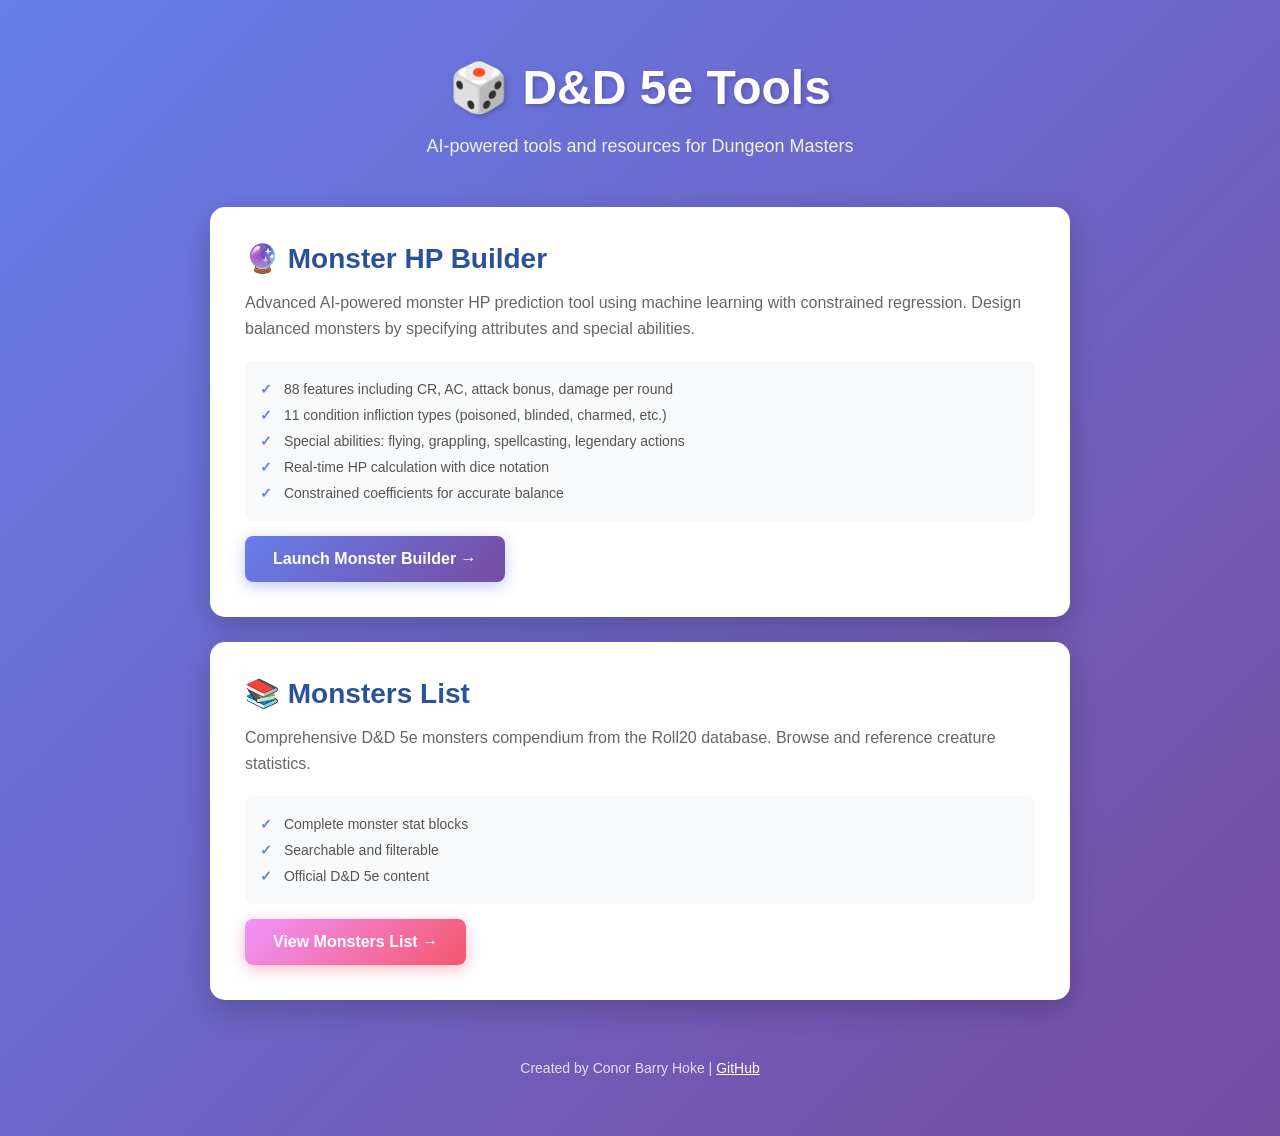
<file: index.html>
<!DOCTYPE html>
<html lang="en">
<head>
    <meta charset="UTF-8">
    <meta name="viewport" content="width=device-width, initial-scale=1.0">
    <title>D&D Tools by Conor Barry Hoke</title>
    <style>
        * {
            margin: 0;
            padding: 0;
            box-sizing: border-box;
        }

        body {
            font-family: -apple-system, BlinkMacSystemFont, 'Segoe UI', 'Roboto', sans-serif;
            background: linear-gradient(135deg, #667eea 0%, #764ba2 100%);
            min-height: 100vh;
            padding: 20px;
        }

        .container {
            max-width: 900px;
            margin: 0 auto;
            padding: 40px 20px;
        }

        h1 {
            text-align: center;
            color: white;
            font-size: 48px;
            margin-bottom: 20px;
            text-shadow: 2px 2px 4px rgba(0,0,0,0.2);
        }

        .subtitle {
            text-align: center;
            color: rgba(255,255,255,0.9);
            font-size: 18px;
            margin-bottom: 50px;
        }

        .card {
            background: white;
            border-radius: 15px;
            padding: 35px;
            margin: 25px 0;
            box-shadow: 0 10px 30px rgba(0,0,0,0.2);
            transition: transform 0.3s ease, box-shadow 0.3s ease;
        }

        .card:hover {
            transform: translateY(-5px);
            box-shadow: 0 15px 40px rgba(0,0,0,0.3);
        }

        .card h2 {
            color: #2a5298;
            font-size: 28px;
            margin-bottom: 15px;
        }

        .card p {
            color: #666;
            font-size: 16px;
            line-height: 1.6;
            margin-bottom: 20px;
        }

        .card .features {
            background: #f8f9fa;
            padding: 15px;
            border-radius: 8px;
            margin: 15px 0;
        }

        .card .features ul {
            list-style: none;
            padding-left: 0;
        }

        .card .features li {
            color: #555;
            padding: 5px 0;
            font-size: 14px;
        }

        .card .features li:before {
            content: "✓ ";
            color: #667eea;
            font-weight: bold;
            margin-right: 8px;
        }

        .btn {
            display: inline-block;
            padding: 14px 28px;
            background: linear-gradient(135deg, #667eea 0%, #764ba2 100%);
            color: white;
            text-decoration: none;
            border-radius: 8px;
            font-weight: 600;
            transition: all 0.3s ease;
            box-shadow: 0 4px 15px rgba(102, 126, 234, 0.4);
        }

        .btn:hover {
            transform: translateY(-2px);
            box-shadow: 0 6px 20px rgba(102, 126, 234, 0.6);
        }

        .btn-secondary {
            background: linear-gradient(135deg, #f093fb 0%, #f5576c 100%);
            box-shadow: 0 4px 15px rgba(245, 87, 108, 0.4);
        }

        .btn-secondary:hover {
            box-shadow: 0 6px 20px rgba(245, 87, 108, 0.6);
        }

        footer {
            text-align: center;
            color: rgba(255,255,255,0.8);
            margin-top: 60px;
            font-size: 14px;
        }

        footer a {
            color: white;
            text-decoration: underline;
        }
    </style>
</head>
<body>
    <div class="container">
        <h1>🎲 D&D 5e Tools</h1>
        <p class="subtitle">AI-powered tools and resources for Dungeon Masters</p>

        <div class="card">
            <h2>🔮 Monster HP Builder</h2>
            <p>Advanced AI-powered monster HP prediction tool using machine learning with constrained regression. Design balanced monsters by specifying attributes and special abilities.</p>

            <div class="features">
                <ul>
                    <li>88 features including CR, AC, attack bonus, damage per round</li>
                    <li>11 condition infliction types (poisoned, blinded, charmed, etc.)</li>
                    <li>Special abilities: flying, grappling, spellcasting, legendary actions</li>
                    <li>Real-time HP calculation with dice notation</li>
                    <li>Constrained coefficients for accurate balance</li>
                </ul>
            </div>

            <a href="monster-builder-app/" class="btn">Launch Monster Builder →</a>
        </div>

        <div class="card">
            <h2>📚 Monsters List</h2>
            <p>Comprehensive D&D 5e monsters compendium from the Roll20 database. Browse and reference creature statistics.</p>

            <div class="features">
                <ul>
                    <li>Complete monster stat blocks</li>
                    <li>Searchable and filterable</li>
                    <li>Official D&D 5e content</li>
                </ul>
            </div>

            <a href="monsters_list.html" class="btn btn-secondary">View Monsters List →</a>
        </div>

        <footer>
            <p>Created by Conor Barry Hoke | <a href="https://github.com/conorbarryhoke" target="_blank">GitHub</a></p>
        </footer>
    </div>
</body>
</html>
</file>
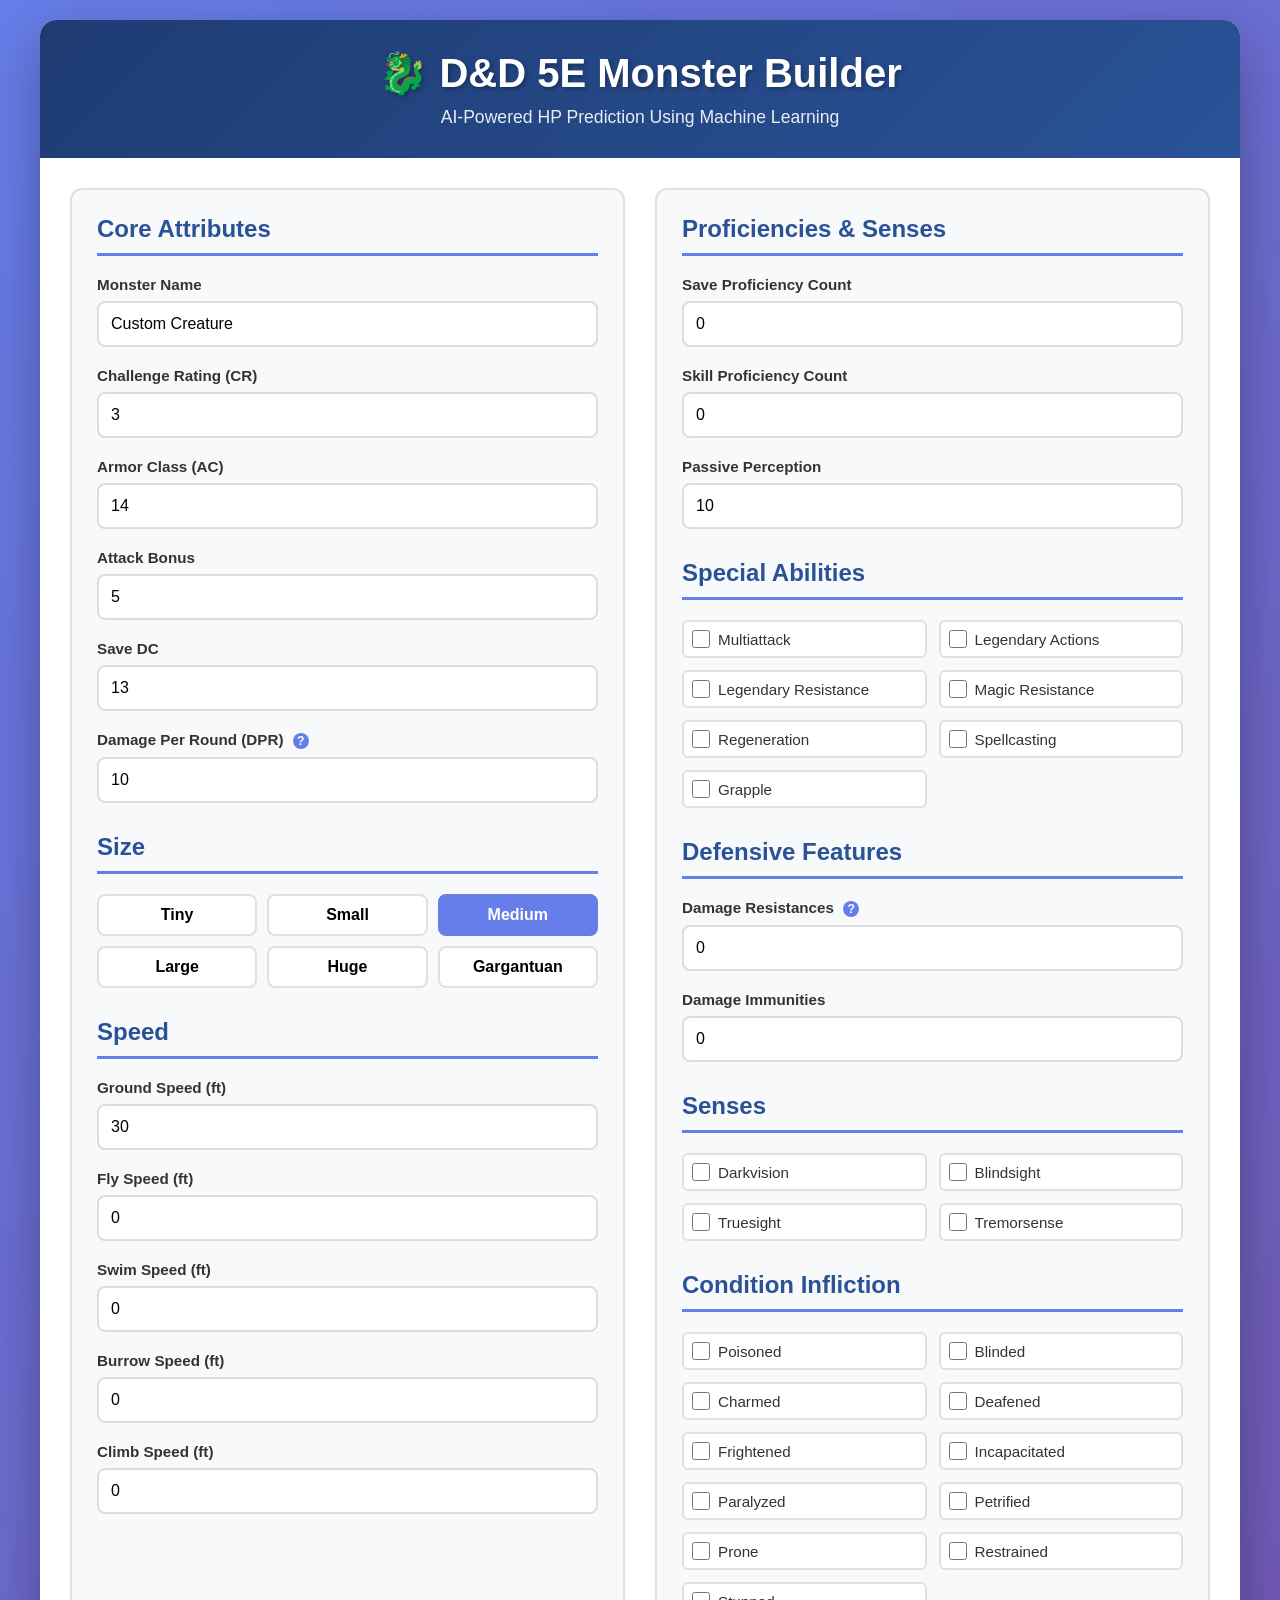
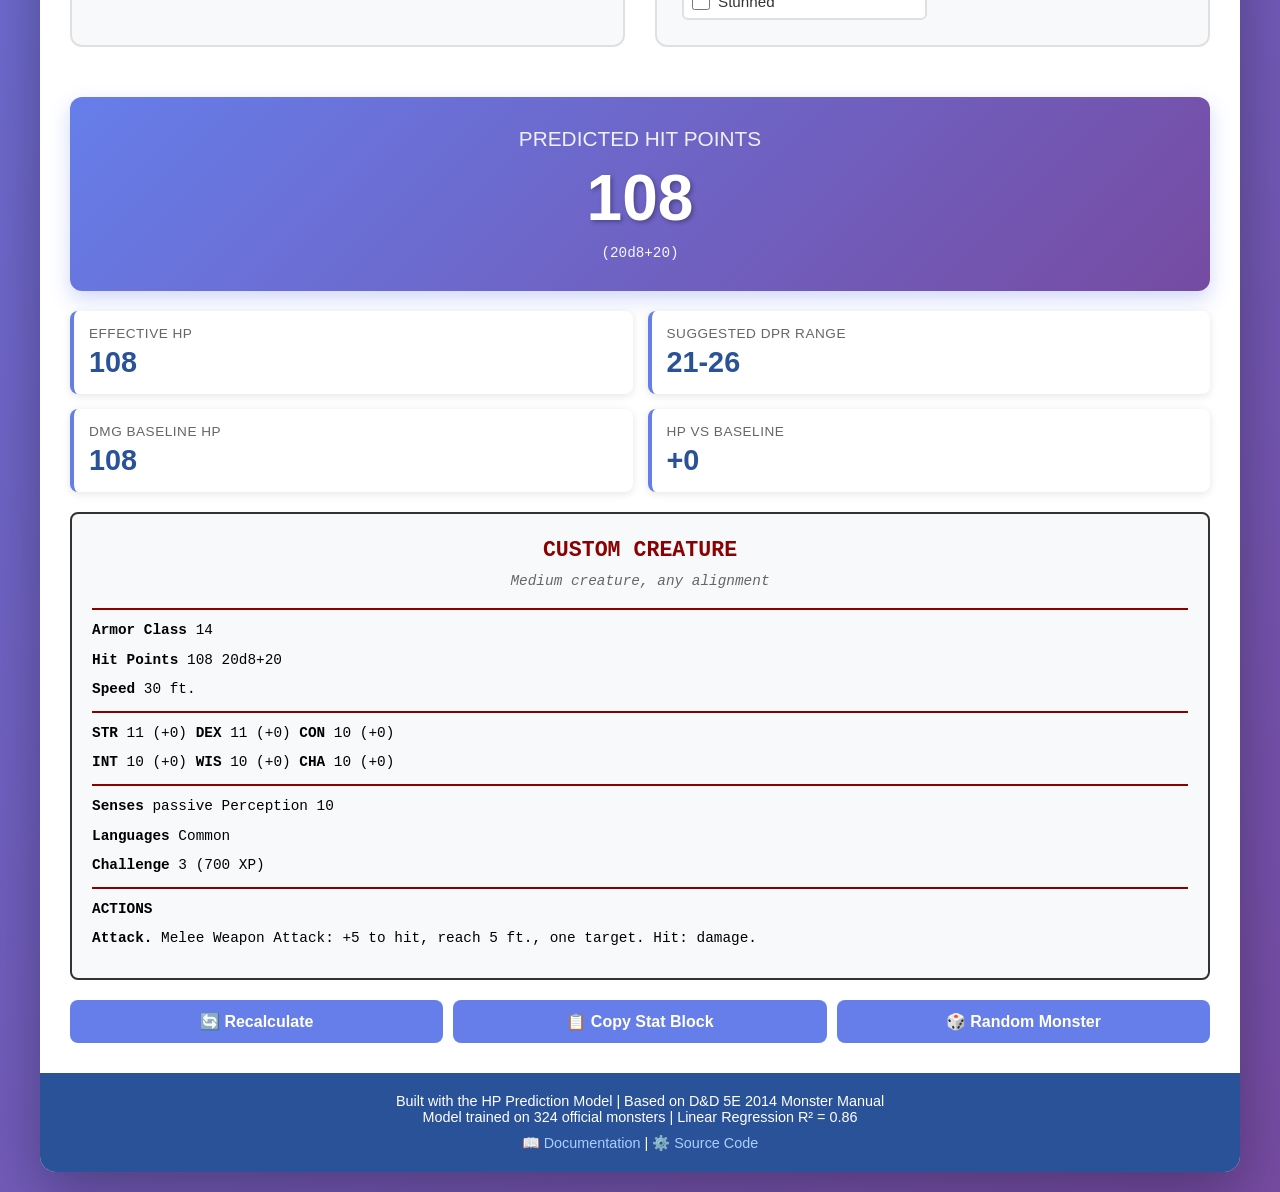
<file: monster-builder-app/index.html>
<!DOCTYPE html>
<html lang="en">
<head>
    <meta charset="UTF-8">
    <meta name="viewport" content="width=device-width, initial-scale=1.0">
    <title>D&D 5E Monster Builder</title>
    <link rel="stylesheet" href="styles.css">
</head>
<body>
    <div class="container">
        <header>
            <h1>🐉 D&D 5E Monster Builder</h1>
            <p>AI-Powered HP Prediction Using Machine Learning</p>
        </header>

        <div class="main-content">
            <!-- Left Panel: Input Controls -->
            <div class="panel">
                <h2>Core Attributes</h2>

                <div class="form-group">
                    <label for="monsterName">Monster Name</label>
                    <input type="text" id="monsterName" value="Custom Creature" placeholder="Enter monster name">
                </div>

                <div class="form-group">
                    <label for="cr">Challenge Rating (CR)</label>
                    <input type="number" id="cr" value="3" min="0" max="30" step="0.125">
                </div>

                <div class="form-group">
                    <label for="ac">Armor Class (AC)</label>
                    <input type="number" id="ac" value="14" min="1" max="25">
                </div>

                <div class="form-group">
                    <label for="attack">Attack Bonus</label>
                    <input type="number" id="attack" value="5" min="0" max="20">
                </div>

                <div class="form-group">
                    <label for="saveDC">Save DC</label>
                    <input type="number" id="saveDC" value="13" min="8" max="25">
                </div>

                <div class="form-group">
                    <label for="dpr">Damage Per Round (DPR) <span class="info-tooltip" title="Average damage output per round">?</span></label>
                    <input type="number" id="dpr" value="10" min="0" max="100">
                </div>

                <h2 style="margin-top: 30px;">Size</h2>
                <div class="size-selector">
                    <div class="size-btn" data-size="1">Tiny</div>
                    <div class="size-btn" data-size="2">Small</div>
                    <div class="size-btn active" data-size="3">Medium</div>
                    <div class="size-btn" data-size="4">Large</div>
                    <div class="size-btn" data-size="5">Huge</div>
                    <div class="size-btn" data-size="6">Gargantuan</div>
                </div>

                <h2 style="margin-top: 30px;">Speed</h2>
                <div class="form-group">
                    <label for="speed">Ground Speed (ft)</label>
                    <input type="number" id="speed" value="30" min="0" max="120" step="5">
                </div>
                <div class="form-group">
                    <label for="flySpeed">Fly Speed (ft)</label>
                    <input type="number" id="flySpeed" value="0" min="0" max="120" step="5">
                </div>
                <div class="form-group">
                    <label for="swimSpeed">Swim Speed (ft)</label>
                    <input type="number" id="swimSpeed" value="0" min="0" max="120" step="5">
                </div>
                <div class="form-group">
                    <label for="burrowSpeed">Burrow Speed (ft)</label>
                    <input type="number" id="burrowSpeed" value="0" min="0" max="120" step="5">
                </div>
                <div class="form-group">
                    <label for="climbSpeed">Climb Speed (ft)</label>
                    <input type="number" id="climbSpeed" value="0" min="0" max="120" step="5">
                </div>
            </div>

            <!-- Right Panel: Additional Features -->
            <div class="panel">
                <h2>Proficiencies & Senses</h2>

                <div class="form-group">
                    <label for="saveProficiency">Save Proficiency Count</label>
                    <input type="number" id="saveProficiency" value="0" min="0" max="6">
                </div>

                <div class="form-group">
                    <label for="skillProficiency">Skill Proficiency Count</label>
                    <input type="number" id="skillProficiency" value="0" min="0" max="18">
                </div>

                <div class="form-group">
                    <label for="passivePerception">Passive Perception</label>
                    <input type="number" id="passivePerception" value="10" min="1" max="30">
                </div>

                <h2 style="margin-top: 30px;">Special Abilities</h2>

                <div class="checkbox-group">
                    <div class="checkbox-item">
                        <input type="checkbox" id="multiattack">
                        <label for="multiattack">Multiattack</label>
                    </div>
                    <div class="checkbox-item">
                        <input type="checkbox" id="legendary">
                        <label for="legendary">Legendary Actions</label>
                    </div>
                    <div class="checkbox-item">
                        <input type="checkbox" id="legendaryRes">
                        <label for="legendaryRes">Legendary Resistance</label>
                    </div>
                    <div class="checkbox-item">
                        <input type="checkbox" id="magicRes">
                        <label for="magicRes">Magic Resistance</label>
                    </div>
                    <div class="checkbox-item">
                        <input type="checkbox" id="regeneration">
                        <label for="regeneration">Regeneration</label>
                    </div>
                    <div class="checkbox-item">
                        <input type="checkbox" id="spellcasting">
                        <label for="spellcasting">Spellcasting</label>
                    </div>
                    <div class="checkbox-item">
                        <input type="checkbox" id="grapple">
                        <label for="grapple">Grapple</label>
                    </div>
                </div>

                <div id="spellcasterOptions" style="display: none; margin-top: 20px;">
                    <h3 style="color: #2a5298; margin-bottom: 10px;">Spellcaster Level</h3>
                    <input type="number" id="spellcasterLevel" value="5" min="1" max="20" style="width: 100px;">

                    <h3 style="color: #2a5298; margin-top: 15px; margin-bottom: 10px;">Highest Spell Level</h3>
                    <select id="highestSpellLevel">
                        <option value="0">Cantrips Only</option>
                        <option value="1">1st Level</option>
                        <option value="2">2nd Level</option>
                        <option value="3" selected>3rd Level</option>
                        <option value="4">4th Level</option>
                        <option value="5">5th Level</option>
                        <option value="6">6th Level</option>
                        <option value="7">7th Level</option>
                        <option value="8">8th Level</option>
                        <option value="9">9th Level</option>
                    </select>
                </div>

                <h2 style="margin-top: 30px;">Defensive Features</h2>
                <div class="form-group">
                    <label for="resistances">Damage Resistances <span class="info-tooltip" title="Acts as survivability multiplier">?</span></label>
                    <input type="number" id="resistances" value="0" min="0" max="10">
                </div>

                <div class="form-group">
                    <label for="immunities">Damage Immunities</label>
                    <input type="number" id="immunities" value="0" min="0" max="10">
                </div>

                <h2 style="margin-top: 30px;">Senses</h2>
                <div class="checkbox-group">
                    <div class="checkbox-item">
                        <input type="checkbox" id="darkvision">
                        <label for="darkvision">Darkvision</label>
                    </div>
                    <div class="checkbox-item">
                        <input type="checkbox" id="blindsight">
                        <label for="blindsight">Blindsight</label>
                    </div>
                    <div class="checkbox-item">
                        <input type="checkbox" id="truesight">
                        <label for="truesight">Truesight</label>
                    </div>
                    <div class="checkbox-item">
                        <input type="checkbox" id="tremorsense">
                        <label for="tremorsense">Tremorsense</label>
                    </div>
                </div>

                <h2 style="margin-top: 30px;">Condition Infliction</h2>
                <div class="checkbox-group">
                    <div class="checkbox-item">
                        <input type="checkbox" id="inflictsPoisoned">
                        <label for="inflictsPoisoned">Poisoned</label>
                    </div>
                    <div class="checkbox-item">
                        <input type="checkbox" id="inflictsBlinded">
                        <label for="inflictsBlinded">Blinded</label>
                    </div>
                    <div class="checkbox-item">
                        <input type="checkbox" id="inflictsCharmed">
                        <label for="inflictsCharmed">Charmed</label>
                    </div>
                    <div class="checkbox-item">
                        <input type="checkbox" id="inflictsDeafened">
                        <label for="inflictsDeafened">Deafened</label>
                    </div>
                    <div class="checkbox-item">
                        <input type="checkbox" id="inflictsFrightened">
                        <label for="inflictsFrightened">Frightened</label>
                    </div>
                    <div class="checkbox-item">
                        <input type="checkbox" id="inflictsIncapacitated">
                        <label for="inflictsIncapacitated">Incapacitated</label>
                    </div>
                    <div class="checkbox-item">
                        <input type="checkbox" id="inflictsParalyzed">
                        <label for="inflictsParalyzed">Paralyzed</label>
                    </div>
                    <div class="checkbox-item">
                        <input type="checkbox" id="inflictsPetrified">
                        <label for="inflictsPetrified">Petrified</label>
                    </div>
                    <div class="checkbox-item">
                        <input type="checkbox" id="inflictsProne">
                        <label for="inflictsProne">Prone</label>
                    </div>
                    <div class="checkbox-item">
                        <input type="checkbox" id="inflictsRestrained">
                        <label for="inflictsRestrained">Restrained</label>
                    </div>
                    <div class="checkbox-item">
                        <input type="checkbox" id="inflictsStunned">
                        <label for="inflictsStunned">Stunned</label>
                    </div>
                </div>
            </div>
        </div>

        <!-- HP Result Display -->
        <div style="padding: 0 30px 30px 30px;">
            <div id="loadingIndicator" style="display: block; text-align: center; padding: 40px; background: linear-gradient(135deg, #667eea 0%, #764ba2 100%); border-radius: 10px; margin-bottom: 20px;">
                <div style="font-size: 20px; color: white; font-weight: bold;">⚙️ Loading Model...</div>
                <div style="font-size: 14px; color: rgba(255,255,255,0.8); margin-top: 10px;">Please wait while the HP prediction model loads</div>
            </div>

            <div class="hp-result">
                <div class="hp-label">PREDICTED HIT POINTS</div>
                <div class="hp-value" id="hpValue">52</div>
                <div class="hp-dice" id="hpDice">(8d8 + 16)</div>
            </div>

            <div class="stat-display">
                <div class="stat-card">
                    <div class="label">Effective HP</div>
                    <div class="value" id="effectiveHP">65</div>
                </div>
                <div class="stat-card">
                    <div class="label">Suggested DPR Range</div>
                    <div class="value" id="suggestedDPR">21-26</div>
                </div>
                <div class="stat-card">
                    <div class="label">DMG Baseline HP</div>
                    <div class="value" id="baselineHP">71</div>
                </div>
                <div class="stat-card">
                    <div class="label">HP vs Baseline</div>
                    <div class="value" id="hpDiff">-19</div>
                </div>
            </div>

            <div class="stat-block" id="statBlock">
                <!-- Generated stat block will appear here -->
            </div>

            <div class="button-group">
                <button onclick="calculateHP()">🔄 Recalculate</button>
                <button onclick="exportStatBlock()">📋 Copy Stat Block</button>
                <button onclick="randomMonster()">🎲 Random Monster</button>
            </div>
        </div>

        <footer class="footer">
            <p>Built with the HP Prediction Model | Based on D&D 5E 2014 Monster Manual</p>
            <p>Model trained on 324 official monsters | Linear Regression R² = 0.86</p>
            <p style="margin-top: 10px;">
                <a href="https://github.com" target="_blank">📖 Documentation</a> |
                <a href="https://github.com" target="_blank">⚙️ Source Code</a>
            </p>
        </footer>
    </div>

    <script src="app.js"></script>
</body>
</html>
</file>
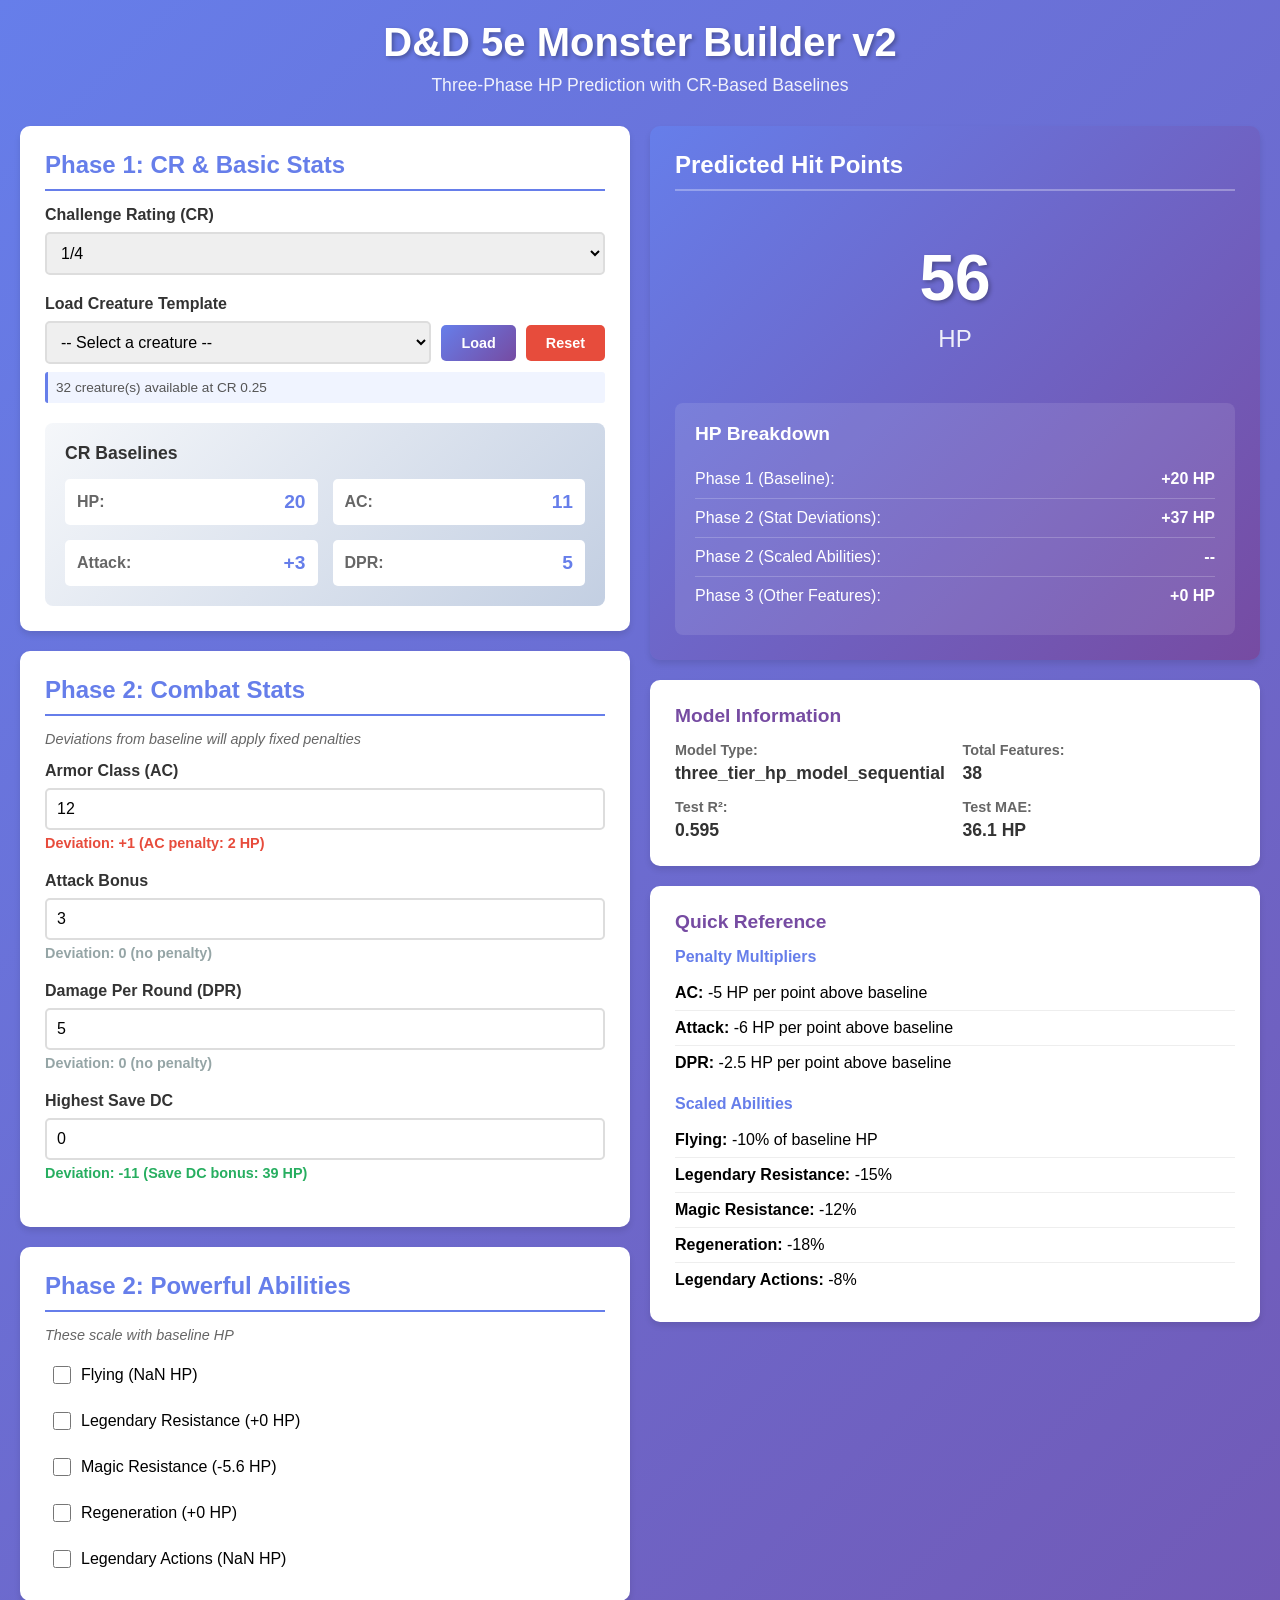
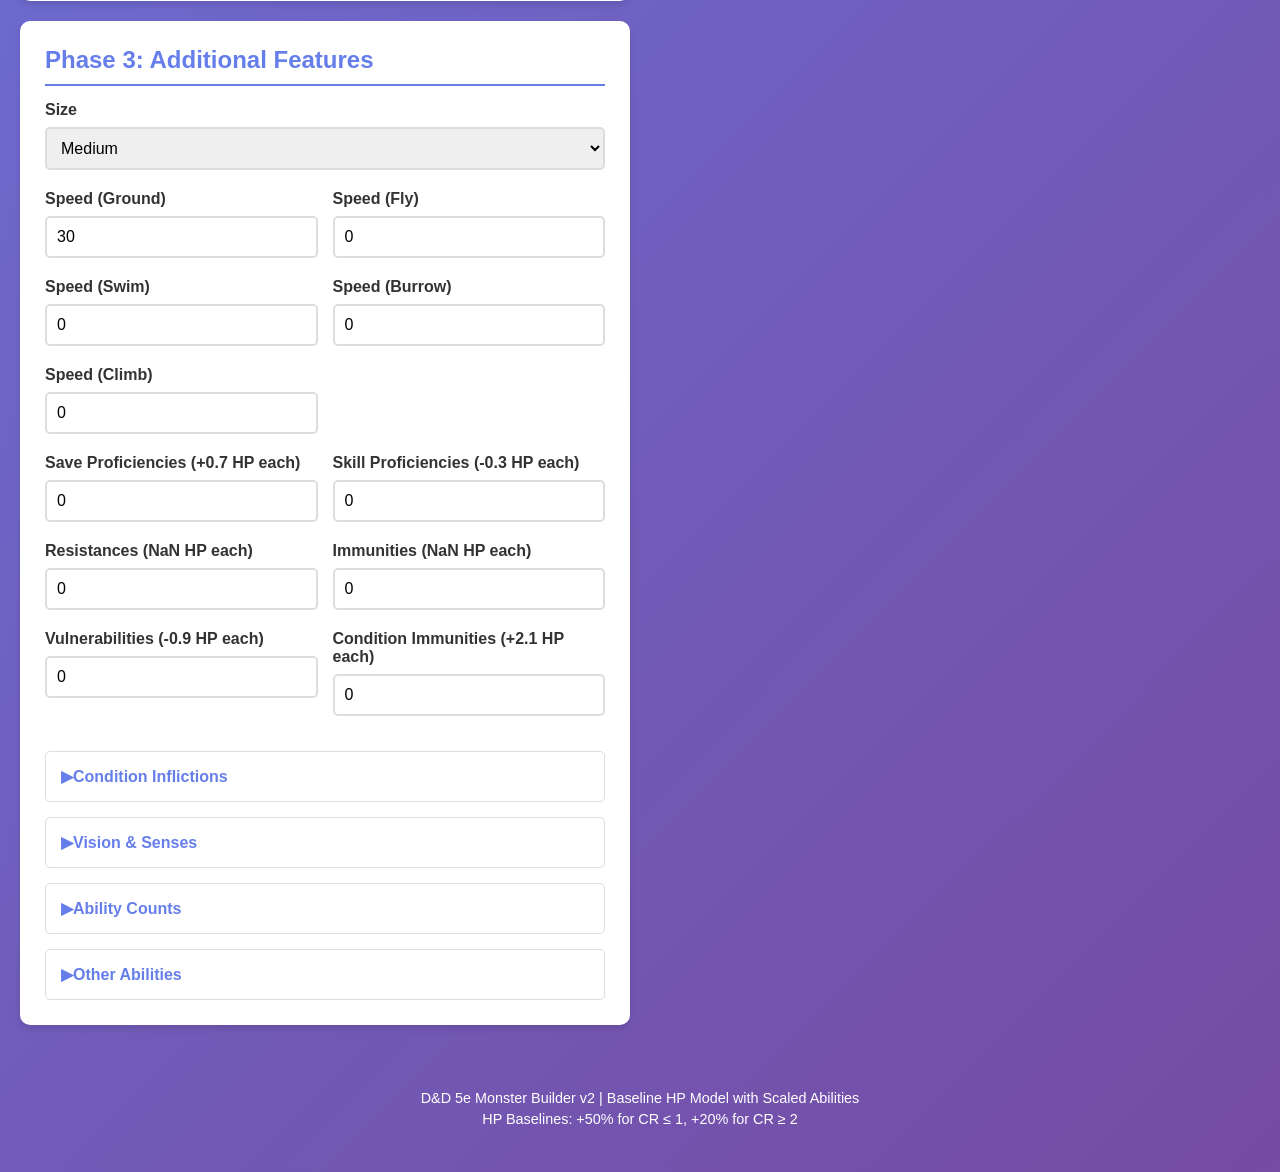
<file: monster-builder-v2/index.html>
<!DOCTYPE html>
<html lang="en">
<head>
    <meta charset="UTF-8">
    <meta name="viewport" content="width=device-width, initial-scale=1.0">
    <title>D&D 5e Monster Builder v2</title>
    <link rel="stylesheet" href="styles.css">
</head>
<body>
    <div class="container">
        <header>
            <h1>D&D 5e Monster Builder v2</h1>
            <p class="subtitle">Three-Phase HP Prediction with CR-Based Baselines</p>
        </header>

        <div id="loadingIndicator" style="display: block; text-align: center; padding: 40px; background: linear-gradient(135deg, #667eea 0%, #764ba2 100%); border-radius: 10px; margin-bottom: 20px;">
            <div style="font-size: 20px; color: white; font-weight: bold;">⚙️ Loading Model...</div>
            <div style="font-size: 14px; color: rgba(255,255,255,0.8); margin-top: 10px;">Please wait while the HP prediction model loads</div>
        </div>

        <div class="content-grid">
            <!-- Left Column: Inputs -->
            <div class="input-section">
                <div class="card">
                    <h2>Phase 1: CR & Basic Stats</h2>

                    <div class="form-group">
                        <label for="cr">Challenge Rating (CR)</label>
                        <select id="cr">
                            <option value="0">0</option>
                            <option value="0.125">1/8</option>
                            <option value="0.25" selected>1/4</option>
                            <option value="0.5">1/2</option>
                            <option value="1">1</option>
                            <option value="2">2</option>
                            <option value="3">3</option>
                            <option value="4">4</option>
                            <option value="5">5</option>
                            <option value="6">6</option>
                            <option value="7">7</option>
                            <option value="8">8</option>
                            <option value="9">9</option>
                            <option value="10">10</option>
                            <option value="11">11</option>
                            <option value="12">12</option>
                            <option value="13">13</option>
                            <option value="14">14</option>
                            <option value="15">15</option>
                            <option value="16">16</option>
                            <option value="17">17</option>
                            <option value="18">18</option>
                            <option value="19">19</option>
                            <option value="20">20</option>
                            <option value="21">21</option>
                            <option value="22">22</option>
                            <option value="23">23</option>
                            <option value="24">24</option>
                            <option value="25">25</option>
                            <option value="26">26</option>
                            <option value="27">27</option>
                            <option value="28">28</option>
                            <option value="29">29</option>
                            <option value="30">30</option>
                        </select>
                    </div>

                    <div class="form-group">
                        <label for="creatureSelect">Load Creature Template</label>
                        <div class="creature-selector-row">
                            <select id="creatureSelect">
                                <option value="">-- Select a creature --</option>
                            </select>
                            <button id="loadCreatureBtn" class="load-btn">Load</button>
                            <button id="resetBtn" class="reset-btn">Reset</button>
                        </div>
                        <div id="creatureInfo" class="creature-info"></div>
                    </div>

                    <div class="baseline-display" id="baselineDisplay">
                        <h3>CR Baselines</h3>
                        <div class="baseline-grid">
                            <div class="baseline-item">
                                <span class="baseline-label">HP:</span>
                                <span id="baselineHP">-</span>
                            </div>
                            <div class="baseline-item">
                                <span class="baseline-label">AC:</span>
                                <span id="baselineAC">-</span>
                            </div>
                            <div class="baseline-item">
                                <span class="baseline-label">Attack:</span>
                                <span id="baselineAttack">-</span>
                            </div>
                            <div class="baseline-item">
                                <span class="baseline-label">DPR:</span>
                                <span id="baselineDPR">-</span>
                            </div>
                        </div>
                    </div>
                </div>

                <div class="card">
                    <h2>Phase 2: Combat Stats</h2>
                    <p class="section-note">Deviations from baseline will apply fixed penalties</p>

                    <div class="form-group">
                        <label for="ac">Armor Class (AC)</label>
                        <input type="number" id="ac" value="12" min="1" max="30">
                        <span class="deviation" id="acDeviation"></span>
                    </div>

                    <div class="form-group">
                        <label for="attack">Attack Bonus</label>
                        <input type="number" id="attack" value="3" min="0" max="20">
                        <span class="deviation" id="attackDeviation"></span>
                    </div>

                    <div class="form-group">
                        <label for="dpr">Damage Per Round (DPR)</label>
                        <input type="number" id="dpr" value="5" min="0" max="200" step="0.5">
                        <span class="deviation" id="dprDeviation"></span>
                    </div>

                    <div class="form-group">
                        <label for="saveDC">Highest Save DC</label>
                        <input type="number" id="saveDC" value="0" min="0" max="30">
                        <span class="deviation" id="saveDcDeviation"></span>
                    </div>
                </div>

                <div class="card">
                    <h2>Phase 2: Powerful Abilities</h2>
                    <p class="section-note">These scale with baseline HP</p>

                    <div class="checkbox-group">
                        <label class="checkbox-label">
                            <input type="checkbox" id="hasFlying">
                            <span>Flying</span>
                        </label>
                        <label class="checkbox-label">
                            <input type="checkbox" id="hasLegendaryResistance">
                            <span>Legendary Resistance</span>
                        </label>
                        <label class="checkbox-label">
                            <input type="checkbox" id="hasMagicResistance">
                            <span>Magic Resistance</span>
                        </label>
                        <label class="checkbox-label">
                            <input type="checkbox" id="hasRegeneration">
                            <span>Regeneration</span>
                        </label>
                        <label class="checkbox-label">
                            <input type="checkbox" id="hasLegendaryActions">
                            <span>Legendary Actions</span>
                        </label>
                    </div>
                </div>

                <div class="card">
                    <h2>Phase 3: Additional Features</h2>

                    <div class="form-group">
                        <label for="size">Size</label>
                        <select id="size">
                            <option value="0">Tiny</option>
                            <option value="1">Small</option>
                            <option value="2" selected>Medium</option>
                            <option value="3">Large</option>
                            <option value="4">Huge</option>
                            <option value="5">Gargantuan</option>
                        </select>
                    </div>

                    <div class="form-row">
                        <div class="form-group">
                            <label for="speedGround">Speed (Ground)</label>
                            <input type="number" id="speedGround" value="30" min="0" max="120" step="5">
                        </div>
                        <div class="form-group">
                            <label for="speedFly">Speed (Fly)</label>
                            <input type="number" id="speedFly" value="0" min="0" max="120" step="5">
                        </div>
                    </div>

                    <div class="form-row">
                        <div class="form-group">
                            <label for="speedSwim">Speed (Swim)</label>
                            <input type="number" id="speedSwim" value="0" min="0" max="120" step="5">
                        </div>
                        <div class="form-group">
                            <label for="speedBurrow">Speed (Burrow)</label>
                            <input type="number" id="speedBurrow" value="0" min="0" max="120" step="5">
                        </div>
                    </div>

                    <div class="form-row">
                        <div class="form-group">
                            <label for="speedClimb">Speed (Climb)</label>
                            <input type="number" id="speedClimb" value="0" min="0" max="120" step="5">
                        </div>
                        <div class="form-group">
                        </div>
                    </div>

                    <div class="form-row">
                        <div class="form-group">
                            <label for="saveProficiencies">Save Proficiencies</label>
                            <input type="number" id="saveProficiencies" value="0" min="0" max="6">
                        </div>
                        <div class="form-group">
                            <label for="skillProficiencies">Skill Proficiencies</label>
                            <input type="number" id="skillProficiencies" value="0" min="0" max="18">
                        </div>
                    </div>

                    <div class="form-row">
                        <div class="form-group">
                            <label for="resistances">Resistances</label>
                            <input type="number" id="resistances" value="0" min="0" max="13">
                        </div>
                        <div class="form-group">
                            <label for="immunities">Immunities</label>
                            <input type="number" id="immunities" value="0" min="0" max="13">
                        </div>
                    </div>

                    <div class="form-row">
                        <div class="form-group">
                            <label for="vulnerabilities">Vulnerabilities</label>
                            <input type="number" id="vulnerabilities" value="0" min="0" max="13">
                        </div>
                        <div class="form-group">
                            <label for="conditionImmunities">Condition Immunities</label>
                            <input type="number" id="conditionImmunities" value="0" min="0" max="20">
                        </div>
                    </div>

                    <details class="expandable-section">
                        <summary>Condition Inflictions</summary>
                        <div class="checkbox-grid">
                            <label class="checkbox-label"><input type="checkbox" id="inflictsPoisoned"> Poisoned</label>
                            <label class="checkbox-label"><input type="checkbox" id="inflictsBlinded"> Blinded</label>
                            <label class="checkbox-label"><input type="checkbox" id="inflictsCharmed"> Charmed</label>
                            <label class="checkbox-label"><input type="checkbox" id="inflictsDeafened"> Deafened</label>
                            <label class="checkbox-label"><input type="checkbox" id="inflictsFrightened"> Frightened</label>
                            <label class="checkbox-label"><input type="checkbox" id="inflictsIncapacitated"> Incapacitated</label>
                            <label class="checkbox-label"><input type="checkbox" id="inflictsParalyzed"> Paralyzed</label>
                            <label class="checkbox-label"><input type="checkbox" id="inflictsPetrified"> Petrified</label>
                            <label class="checkbox-label"><input type="checkbox" id="inflictsProne"> Prone</label>
                            <label class="checkbox-label"><input type="checkbox" id="inflictsRestrained"> Restrained</label>
                            <label class="checkbox-label"><input type="checkbox" id="inflictsStunned"> Stunned</label>
                        </div>
                    </details>

                    <details class="expandable-section">
                        <summary>Vision & Senses</summary>
                        <div class="checkbox-group">
                            <label class="checkbox-label"><input type="checkbox" id="hasDarkvision"> Darkvision</label>
                            <label class="checkbox-label"><input type="checkbox" id="hasBlindsight"> Blindsight</label>
                            <label class="checkbox-label"><input type="checkbox" id="hasTruesight"> Truesight</label>
                            <label class="checkbox-label"><input type="checkbox" id="hasTremorsense"> Tremorsense</label>
                        </div>
                        <div class="form-row">
                            <div class="form-group">
                                <label for="darkvisionRange">Darkvision Range</label>
                                <input type="number" id="darkvisionRange" value="0" min="0" max="240" step="10">
                            </div>
                            <div class="form-group">
                                <label for="passivePerception">Passive Perception</label>
                                <input type="number" id="passivePerception" value="10" min="1" max="30">
                            </div>
                        </div>
                    </details>

                    <details class="expandable-section">
                        <summary>Ability Counts</summary>
                        <div class="form-row">
                            <div class="form-group">
                                <label for="traitCount">Traits</label>
                                <input type="number" id="traitCount" value="0" min="0" max="20">
                            </div>
                            <div class="form-group">
                                <label for="reactionCount">Reactions</label>
                                <input type="number" id="reactionCount" value="0" min="0" max="10">
                            </div>
                        </div>
                        <div class="form-row">
                            <div class="form-group">
                                <label for="bonusActionCount">Bonus Actions</label>
                                <input type="number" id="bonusActionCount" value="0" min="0" max="10">
                            </div>
                            <div class="form-group">
                                <label for="legendaryActionCount">Legendary Actions</label>
                                <input type="number" id="legendaryActionCount" value="0" min="0" max="10">
                            </div>
                        </div>
                        <div class="form-row">
                            <div class="form-group">
                                <label for="legendaryActionsPerRound">Legendary Actions/Round</label>
                                <input type="number" id="legendaryActionsPerRound" value="0" min="0" max="5">
                            </div>
                            <div class="form-group">
                            </div>
                        </div>
                    </details>

                    <details class="expandable-section">
                        <summary>Other Abilities</summary>
                        <div class="checkbox-group">
                            <label class="checkbox-label"><input type="checkbox" id="hasMultiattack"> Multiattack</label>
                            <label class="checkbox-label"><input type="checkbox" id="hasGrapple"> Grapple</label>
                            <label class="checkbox-label"><input type="checkbox" id="hasSpellcasting"> Spellcasting</label>
                        </div>
                        <div class="form-row">
                            <div class="form-group">
                                <label for="spellcasterLevel">Spellcaster Level</label>
                                <input type="number" id="spellcasterLevel" value="0" min="0" max="20">
                            </div>
                            <div class="form-group">
                            </div>
                        </div>
                    </details>
                </div>
            </div>

            <!-- Right Column: Results -->
            <div class="results-section">
                <div class="card hp-result">
                    <h2>Predicted Hit Points</h2>
                    <div class="hp-display" id="hpDisplay">
                        <div class="hp-value" id="hpValue">--</div>
                        <div class="hp-label">HP</div>
                    </div>

                    <div class="breakdown">
                        <h3>HP Breakdown</h3>
                        <div class="breakdown-item">
                            <span>Phase 1 (Baseline):</span>
                            <span id="phase1Value">--</span>
                        </div>
                        <div class="breakdown-item">
                            <span>Phase 2 (Stat Deviations):</span>
                            <span id="phase2StatValue">--</span>
                        </div>
                        <div class="breakdown-item">
                            <span>Phase 2 (Scaled Abilities):</span>
                            <span id="phase2AbilityValue">--</span>
                        </div>
                        <div class="breakdown-item">
                            <span>Phase 3 (Other Features):</span>
                            <span id="phase3Value">--</span>
                        </div>
                    </div>
                </div>

                <div class="card">
                    <h3>Model Information</h3>
                    <div class="info-grid">
                        <div class="info-item">
                            <span class="info-label">Model Type:</span>
                            <span id="modelType">--</span>
                        </div>
                        <div class="info-item">
                            <span class="info-label">Total Features:</span>
                            <span id="featureCount">--</span>
                        </div>
                        <div class="info-item">
                            <span class="info-label">Test R²:</span>
                            <span>0.595</span>
                        </div>
                        <div class="info-item">
                            <span class="info-label">Test MAE:</span>
                            <span>36.1 HP</span>
                        </div>
                    </div>
                </div>

                <div class="card">
                    <h3>Quick Reference</h3>
                    <div class="reference-section">
                        <h4>Penalty Multipliers</h4>
                        <ul class="reference-list">
                            <li><strong>AC:</strong> -5 HP per point above baseline</li>
                            <li><strong>Attack:</strong> -6 HP per point above baseline</li>
                            <li><strong>DPR:</strong> -2.5 HP per point above baseline</li>
                        </ul>

                        <h4>Scaled Abilities</h4>
                        <ul class="reference-list">
                            <li><strong>Flying:</strong> -10% of baseline HP</li>
                            <li><strong>Legendary Resistance:</strong> -15%</li>
                            <li><strong>Magic Resistance:</strong> -12%</li>
                            <li><strong>Regeneration:</strong> -18%</li>
                            <li><strong>Legendary Actions:</strong> -8%</li>
                        </ul>
                    </div>
                </div>
            </div>
        </div>

        <footer>
            <p>D&D 5e Monster Builder v2 | Baseline HP Model with Scaled Abilities</p>
            <p>HP Baselines: +50% for CR ≤ 1, +20% for CR ≥ 2</p>
        </footer>
    </div>

    <script src="app.js"></script>
</body>
</html>
</file>
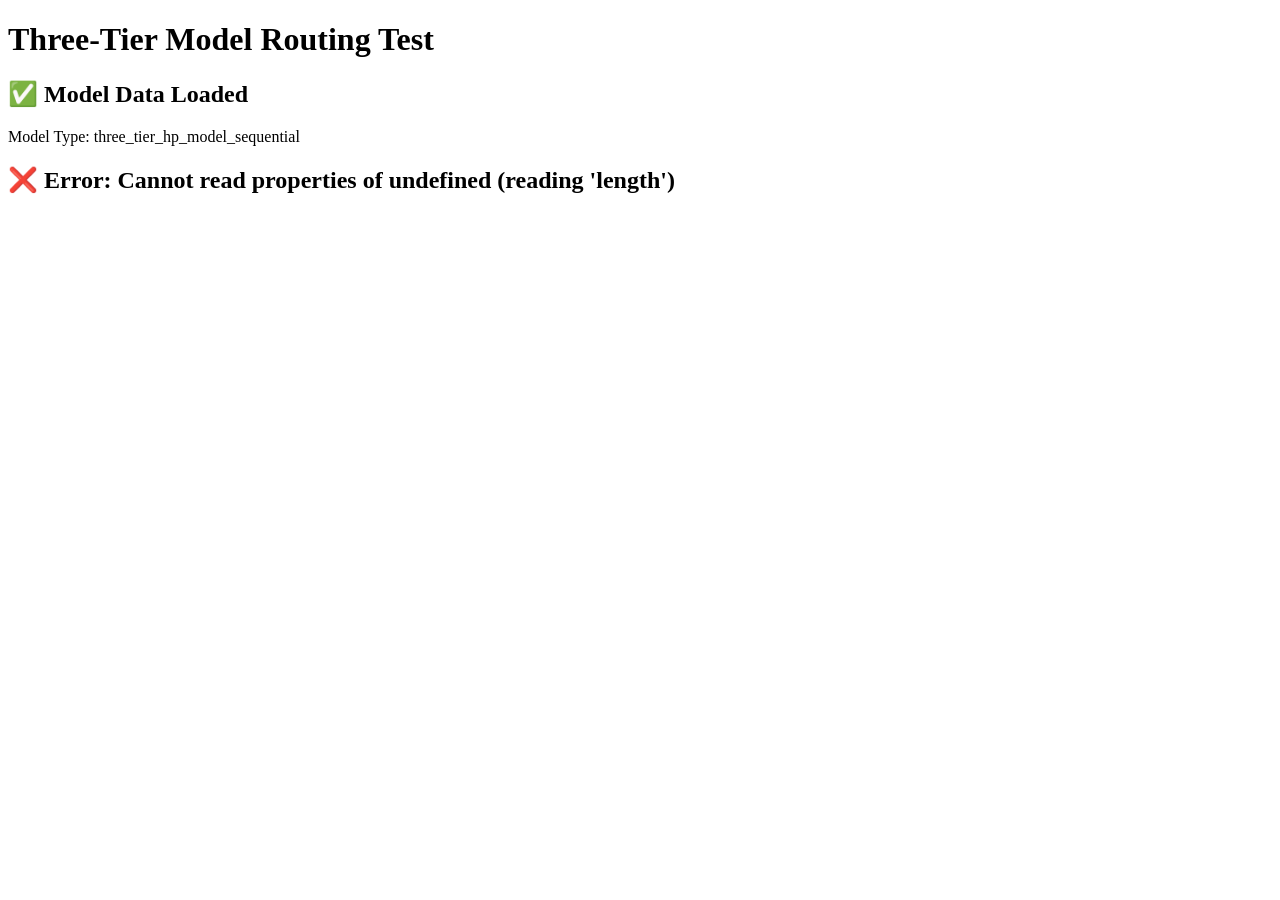
<file: monster-builder-v2/test_model_routing.html>
<!DOCTYPE html>
<html lang="en">
<head>
    <meta charset="UTF-8">
    <title>Three-Tier Model Routing Test</title>
</head>
<body>
    <h1>Three-Tier Model Routing Test</h1>
    <div id="results"></div>

    <script>
        async function testModelRouting() {
            const results = document.getElementById('results');

            try {
                // Load model data
                const response = await fetch('model_data.json');
                const modelData = await response.json();

                results.innerHTML += '<h2>✅ Model Data Loaded</h2>';
                results.innerHTML += `<p>Model Type: ${modelData.model_type}</p>`;
                results.innerHTML += `<p>Total Features: ${modelData.feature_columns.length}</p>`;

                // Test model selection
                function selectModel(cr) {
                    if (!modelData || !modelData.models) return null;

                    if (cr <= 1.0) {
                        return modelData.models.low_cr;
                    } else if (cr <= 12.0) {
                        return modelData.models.mid_cr;
                    } else {
                        return modelData.models.high_cr;
                    }
                }

                // Test different CR values
                const testCases = [
                    { cr: 0.25, expected: 'low_cr' },
                    { cr: 1.0, expected: 'mid_cr' },
                    { cr: 5.0, expected: 'mid_cr' },
                    { cr: 12.0, expected: 'high_cr' },
                    { cr: 17.0, expected: 'high_cr' }
                ];

                results.innerHTML += '<h2>Model Selection Tests</h2>';

                testCases.forEach(test => {
                    const model = selectModel(test.cr);
                    const modelName = test.cr <= 1.0 ? 'low_cr' : (test.cr <= 12.0 ? 'mid_cr' : 'high_cr');
                    const passed = modelName === test.expected;

                    results.innerHTML += `<p>${passed ? '✅' : '❌'} CR ${test.cr}: ${modelName} (expected ${test.expected})</p>`;

                    if (model) {
                        // Check constraints
                        results.innerHTML += `<ul>`;
                        results.innerHTML += `<li>AC Penalty: ${model.constraints.ac_deviation}</li>`;
                        results.innerHTML += `<li>Attack Penalty: ${model.constraints.attack_deviation}</li>`;
                        results.innerHTML += `<li>DPR Penalty: ${model.constraints.dpr_deviation}</li>`;
                        results.innerHTML += `<li>Flying Penalty: ${(model.constraints.has_flying_scaled * 100)}%</li>`;
                        results.innerHTML += `<li>Test R²: ${model.test_r2.toFixed(3)}</li>`;
                        results.innerHTML += `</ul>`;
                    }
                });

                // Test condition inflictions have 0 impact
                results.innerHTML += '<h2>Condition Infliction Tests</h2>';
                const conditions = ['poisoned', 'blinded', 'charmed', 'frightened', 'paralyzed', 'stunned'];
                let allZero = true;

                ['low_cr', 'mid_cr', 'high_cr'].forEach(modelKey => {
                    results.innerHTML += `<h3>${modelKey}</h3>`;
                    conditions.forEach(condition => {
                        const value = modelData.models[modelKey].constraints[`inflicts_${condition}`];
                        const passed = value === 0.0;
                        allZero = allZero && passed;
                        results.innerHTML += `<p>${passed ? '✅' : '❌'} inflicts_${condition}: ${value}</p>`;
                    });
                });

                if (allZero) {
                    results.innerHTML += '<h2>✅ All condition inflictions have 0 HP impact!</h2>';
                } else {
                    results.innerHTML += '<h2>❌ Some conditions have non-zero impact</h2>';
                }

            } catch (error) {
                results.innerHTML += `<h2>❌ Error: ${error.message}</h2>`;
                console.error(error);
            }
        }

        testModelRouting();
    </script>
</body>
</html>
</file>
<file: monster-builder-app/styles.css>
* {
    margin: 0;
    padding: 0;
    box-sizing: border-box;
}

body {
    font-family: 'Segoe UI', Tahoma, Geneva, Verdana, sans-serif;
    background: linear-gradient(135deg, #667eea 0%, #764ba2 100%);
    min-height: 100vh;
    padding: 20px;
}

.container {
    max-width: 1200px;
    margin: 0 auto;
    background: white;
    border-radius: 16px;
    box-shadow: 0 20px 60px rgba(0, 0, 0, 0.3);
    overflow: hidden;
}

header {
    background: linear-gradient(135deg, #1e3c72 0%, #2a5298 100%);
    color: white;
    padding: 30px;
    text-align: center;
}

header h1 {
    font-size: 2.5em;
    margin-bottom: 10px;
    text-shadow: 2px 2px 4px rgba(0, 0, 0, 0.3);
}

header p {
    font-size: 1.1em;
    opacity: 0.9;
}

.main-content {
    display: grid;
    grid-template-columns: 1fr 1fr;
    gap: 30px;
    padding: 30px;
}

@media (max-width: 768px) {
    .main-content {
        grid-template-columns: 1fr;
    }
}

.panel {
    background: #f8f9fa;
    border-radius: 12px;
    padding: 25px;
    border: 2px solid #e0e0e0;
}

.panel h2 {
    color: #2a5298;
    margin-bottom: 20px;
    padding-bottom: 10px;
    border-bottom: 3px solid #667eea;
    font-size: 1.5em;
}

.form-group {
    margin-bottom: 20px;
}

label {
    display: block;
    font-weight: 600;
    margin-bottom: 8px;
    color: #333;
    font-size: 0.95em;
}

input[type="number"],
input[type="text"],
select {
    width: 100%;
    padding: 12px;
    border: 2px solid #ddd;
    border-radius: 8px;
    font-size: 1em;
    transition: border-color 0.3s;
}

input[type="number"]:focus,
input[type="text"]:focus,
select:focus {
    outline: none;
    border-color: #667eea;
}

.stat-display {
    display: grid;
    grid-template-columns: repeat(2, 1fr);
    gap: 15px;
    margin-top: 20px;
}

@media (max-width: 768px) {
    .stat-display {
        grid-template-columns: 1fr;
    }
}

.stat-card {
    background: white;
    padding: 15px;
    border-radius: 8px;
    border-left: 4px solid #667eea;
    box-shadow: 0 2px 8px rgba(0, 0, 0, 0.1);
}

.stat-card .label {
    font-size: 0.85em;
    color: #666;
    text-transform: uppercase;
    letter-spacing: 0.5px;
}

.stat-card .value {
    font-size: 1.8em;
    font-weight: bold;
    color: #2a5298;
    margin-top: 5px;
}

.checkbox-group {
    display: grid;
    grid-template-columns: repeat(2, 1fr);
    gap: 12px;
    margin-top: 10px;
}

@media (max-width: 768px) {
    .checkbox-group {
        grid-template-columns: 1fr;
    }
}

.checkbox-item {
    display: flex;
    align-items: center;
    padding: 8px;
    background: white;
    border-radius: 6px;
    border: 2px solid #e0e0e0;
    transition: all 0.3s;
    cursor: pointer;
}

.checkbox-item:hover {
    border-color: #667eea;
    background: #f0f4ff;
}

.checkbox-item input[type="checkbox"] {
    margin-right: 8px;
    cursor: pointer;
    width: 18px;
    height: 18px;
}

.checkbox-item label {
    margin: 0;
    cursor: pointer;
    font-weight: normal;
}

.size-selector {
    display: grid;
    grid-template-columns: repeat(3, 1fr);
    gap: 10px;
}

@media (max-width: 768px) {
    .size-selector {
        grid-template-columns: repeat(2, 1fr);
    }
}

.size-btn {
    padding: 10px;
    background: white;
    border: 2px solid #e0e0e0;
    border-radius: 8px;
    cursor: pointer;
    transition: all 0.3s;
    font-weight: 600;
    text-align: center;
}

.size-btn:hover {
    border-color: #667eea;
    background: #f0f4ff;
}

.size-btn.active {
    background: #667eea;
    color: white;
    border-color: #667eea;
}

.hp-result {
    background: linear-gradient(135deg, #667eea 0%, #764ba2 100%);
    color: white;
    padding: 30px;
    border-radius: 12px;
    text-align: center;
    margin-top: 20px;
    box-shadow: 0 8px 20px rgba(102, 126, 234, 0.3);
}

.hp-result .hp-value {
    font-size: 4em;
    font-weight: bold;
    margin: 10px 0;
    text-shadow: 2px 2px 4px rgba(0, 0, 0, 0.3);
}

.hp-result .hp-label {
    font-size: 1.3em;
    opacity: 0.9;
}

.hp-dice {
    font-size: 1.1em;
    margin-top: 10px;
    opacity: 0.95;
    font-family: monospace;
}

.stat-block {
    background: #f8f9fa;
    border: 2px solid #333;
    border-radius: 8px;
    padding: 20px;
    font-family: 'Courier New', monospace;
    margin-top: 20px;
    max-height: 600px;
    overflow-y: auto;
    font-size: 0.9em;
    line-height: 1.5;
}

.stat-block h3 {
    text-align: center;
    font-size: 1.5em;
    margin-bottom: 5px;
    color: #8B0000;
    text-transform: uppercase;
}

.stat-block .subtitle {
    text-align: center;
    font-style: italic;
    margin-bottom: 15px;
    color: #666;
}

.stat-block hr {
    border: none;
    border-top: 2px solid #8B0000;
    margin: 10px 0;
}

.stat-block .stat-line {
    margin: 8px 0;
}

.stat-block .stat-label {
    font-weight: bold;
}

.button-group {
    display: flex;
    gap: 10px;
    margin-top: 20px;
}

@media (max-width: 768px) {
    .button-group {
        flex-direction: column;
    }
}

button {
    flex: 1;
    padding: 12px 24px;
    background: #667eea;
    color: white;
    border: none;
    border-radius: 8px;
    font-size: 1em;
    font-weight: 600;
    cursor: pointer;
    transition: all 0.3s;
}

button:hover {
    background: #5568d3;
    transform: translateY(-2px);
    box-shadow: 0 4px 12px rgba(102, 126, 234, 0.4);
}

button:active {
    transform: translateY(0);
}

.footer {
    background: #2a5298;
    color: white;
    padding: 20px;
    text-align: center;
    font-size: 0.9em;
}

.footer a {
    color: #a8d0ff;
    text-decoration: none;
}

.footer a:hover {
    text-decoration: underline;
}

.info-tooltip {
    display: inline-block;
    width: 16px;
    height: 16px;
    background: #667eea;
    color: white;
    border-radius: 50%;
    text-align: center;
    font-size: 0.8em;
    line-height: 16px;
    margin-left: 5px;
    cursor: help;
}
</file>
<file: monster-builder-v2/styles.css>
* {
    margin: 0;
    padding: 0;
    box-sizing: border-box;
}

body {
    font-family: 'Segoe UI', Tahoma, Geneva, Verdana, sans-serif;
    background: linear-gradient(135deg, #667eea 0%, #764ba2 100%);
    min-height: 100vh;
    padding: 20px;
}

.container {
    max-width: 1400px;
    margin: 0 auto;
}

header {
    text-align: center;
    color: white;
    margin-bottom: 30px;
}

header h1 {
    font-size: 2.5rem;
    margin-bottom: 10px;
    text-shadow: 2px 2px 4px rgba(0,0,0,0.3);
}

.subtitle {
    font-size: 1.1rem;
    opacity: 0.9;
}

.content-grid {
    display: grid;
    grid-template-columns: 1fr 1fr;
    gap: 20px;
    margin-bottom: 20px;
}

@media (max-width: 1024px) {
    .content-grid {
        grid-template-columns: 1fr;
    }
}

.card {
    background: white;
    border-radius: 10px;
    padding: 25px;
    box-shadow: 0 4px 6px rgba(0, 0, 0, 0.1);
    margin-bottom: 20px;
}

.card h2 {
    color: #667eea;
    margin-bottom: 15px;
    font-size: 1.5rem;
    border-bottom: 2px solid #667eea;
    padding-bottom: 10px;
}

.card h3 {
    color: #764ba2;
    margin-bottom: 15px;
    font-size: 1.2rem;
}

.section-note {
    font-size: 0.9rem;
    color: #666;
    font-style: italic;
    margin-bottom: 15px;
}

.form-group {
    margin-bottom: 20px;
}

.form-group label {
    display: block;
    margin-bottom: 8px;
    color: #333;
    font-weight: 600;
}

.form-group input,
.form-group select {
    width: 100%;
    padding: 10px;
    border: 2px solid #ddd;
    border-radius: 5px;
    font-size: 1rem;
    transition: border-color 0.3s;
}

.form-group input:focus,
.form-group select:focus {
    outline: none;
    border-color: #667eea;
}

.form-row {
    display: grid;
    grid-template-columns: 1fr 1fr;
    gap: 15px;
}

.baseline-display {
    background: linear-gradient(135deg, #f5f7fa 0%, #c3cfe2 100%);
    padding: 20px;
    border-radius: 8px;
    margin-top: 20px;
}

.baseline-display h3 {
    color: #333;
    margin-bottom: 15px;
    font-size: 1.1rem;
}

.baseline-grid {
    display: grid;
    grid-template-columns: repeat(2, 1fr);
    gap: 15px;
}

.baseline-item {
    background: white;
    padding: 12px;
    border-radius: 5px;
    display: flex;
    justify-content: space-between;
    align-items: center;
}

.baseline-label {
    font-weight: 600;
    color: #666;
}

.baseline-item span:last-child {
    font-size: 1.2rem;
    font-weight: bold;
    color: #667eea;
}

.deviation {
    display: inline-block;
    margin-top: 5px;
    font-size: 0.9rem;
    font-weight: 600;
}

.deviation.positive {
    color: #e74c3c;
}

.deviation.negative {
    color: #27ae60;
}

.deviation.neutral {
    color: #95a5a6;
}

.checkbox-group {
    display: flex;
    flex-direction: column;
    gap: 12px;
}

.checkbox-grid {
    display: grid;
    grid-template-columns: repeat(2, 1fr);
    gap: 12px;
}

.checkbox-label {
    display: flex;
    align-items: center;
    gap: 10px;
    cursor: pointer;
    padding: 8px;
    border-radius: 5px;
    transition: background-color 0.2s;
}

.checkbox-label:hover {
    background-color: #f5f7fa;
}

.checkbox-label input[type="checkbox"] {
    width: 18px;
    height: 18px;
    cursor: pointer;
}

.expandable-section {
    margin-top: 15px;
    border: 1px solid #ddd;
    border-radius: 5px;
    padding: 15px;
}

.expandable-section summary {
    cursor: pointer;
    font-weight: 600;
    color: #667eea;
    list-style: none;
    user-select: none;
}

.expandable-section summary::-webkit-details-marker {
    display: none;
}

.expandable-section summary::before {
    content: "▶ ";
    display: inline-block;
    transition: transform 0.3s;
}

.expandable-section[open] summary::before {
    transform: rotate(90deg);
}

.expandable-section > *:not(summary) {
    margin-top: 15px;
}

.hp-result {
    background: linear-gradient(135deg, #667eea 0%, #764ba2 100%);
    color: white;
}

.hp-result h2 {
    color: white;
    border-bottom-color: rgba(255,255,255,0.3);
}

.hp-display {
    text-align: center;
    padding: 30px;
    margin: 20px 0;
}

.hp-value {
    font-size: 4rem;
    font-weight: bold;
    text-shadow: 2px 2px 4px rgba(0,0,0,0.3);
}

.hp-label {
    font-size: 1.5rem;
    opacity: 0.9;
    margin-top: 10px;
}

.breakdown {
    background: rgba(255,255,255,0.1);
    padding: 20px;
    border-radius: 8px;
    margin-top: 20px;
}

.breakdown h3 {
    color: white;
    margin-bottom: 15px;
}

.breakdown-item {
    display: flex;
    justify-content: space-between;
    padding: 10px 0;
    border-bottom: 1px solid rgba(255,255,255,0.2);
}

.breakdown-item:last-child {
    border-bottom: none;
}

.breakdown-item span:last-child {
    font-weight: bold;
}

.info-grid {
    display: grid;
    grid-template-columns: repeat(2, 1fr);
    gap: 15px;
}

.info-item {
    display: flex;
    flex-direction: column;
    gap: 5px;
}

.info-label {
    font-size: 0.9rem;
    color: #666;
    font-weight: 600;
}

.info-item span:last-child {
    font-size: 1.1rem;
    color: #333;
    font-weight: bold;
}

.reference-section h4 {
    color: #667eea;
    margin-top: 15px;
    margin-bottom: 10px;
}

.reference-list {
    list-style: none;
    padding-left: 0;
}

.reference-list li {
    padding: 8px 0;
    border-bottom: 1px solid #eee;
}

.reference-list li:last-child {
    border-bottom: none;
}

footer {
    text-align: center;
    color: white;
    padding: 20px;
    font-size: 0.9rem;
}

footer p {
    margin: 5px 0;
}

/* Loading indicator */
#loadingIndicator {
    animation: pulse 2s ease-in-out infinite;
}

@keyframes pulse {
    0%, 100% { opacity: 1; }
    50% { opacity: 0.8; }
}

/* Utility classes */
.text-success {
    color: #27ae60;
}

.text-danger {
    color: #e74c3c;
}

.text-warning {
    color: #f39c12;
}

.text-muted {
    color: #95a5a6;
}

/* Creature selector styles */
.creature-selector-row {
    display: grid;
    grid-template-columns: 1fr auto auto;
    gap: 10px;
    align-items: center;
}

.creature-selector-row select {
    width: 100%;
}

.load-btn, .reset-btn {
    padding: 10px 20px;
    border: none;
    border-radius: 5px;
    font-size: 0.9rem;
    font-weight: 600;
    cursor: pointer;
    transition: all 0.3s;
    white-space: nowrap;
}

.load-btn {
    background: linear-gradient(135deg, #667eea 0%, #764ba2 100%);
    color: white;
}

.load-btn:hover {
    transform: translateY(-2px);
    box-shadow: 0 4px 8px rgba(102, 126, 234, 0.4);
}

.load-btn:active {
    transform: translateY(0);
}

.reset-btn {
    background: #e74c3c;
    color: white;
}

.reset-btn:hover {
    background: #c0392b;
    transform: translateY(-2px);
    box-shadow: 0 4px 8px rgba(231, 76, 60, 0.4);
}

.reset-btn:active {
    transform: translateY(0);
}

.creature-info {
    margin-top: 8px;
    padding: 8px;
    background: #f0f4ff;
    border-left: 3px solid #667eea;
    border-radius: 3px;
    font-size: 0.85rem;
    color: #555;
    display: none;
}

.creature-info:empty {
    display: none;
}
</file>
